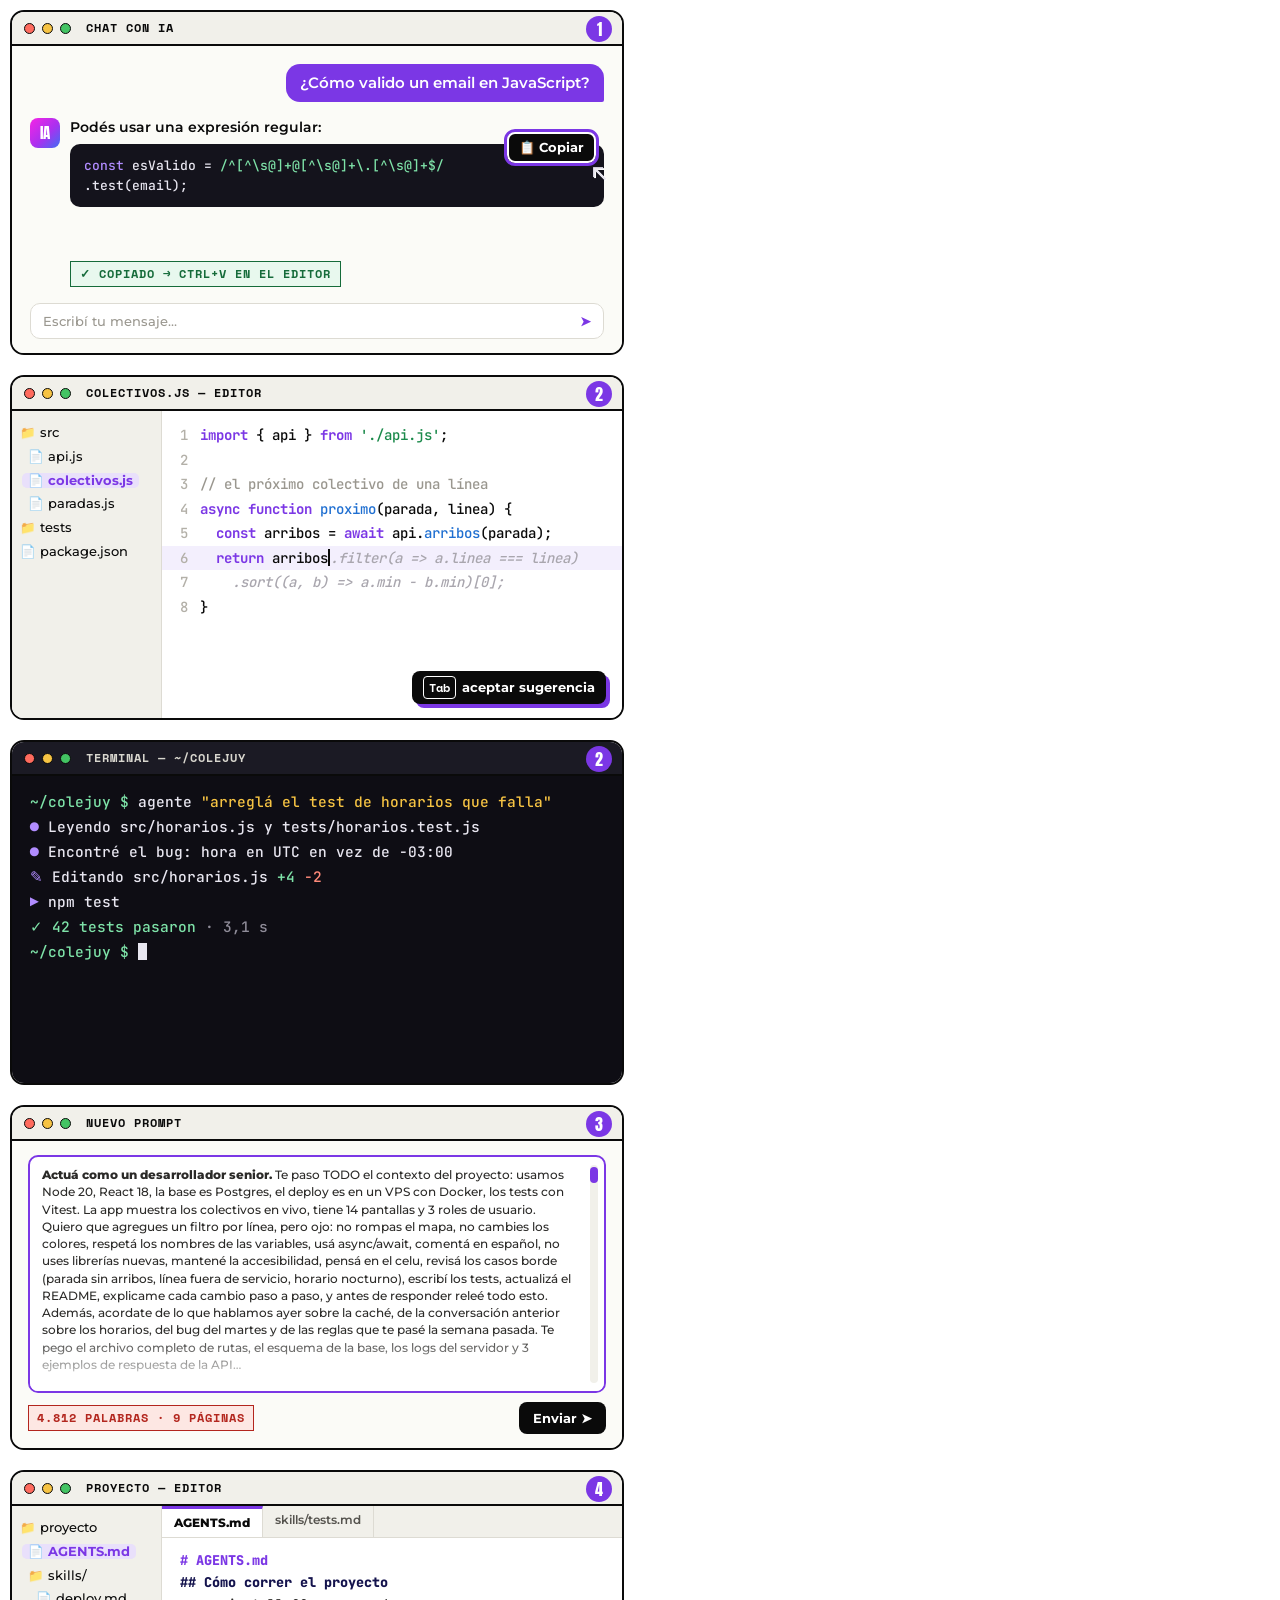
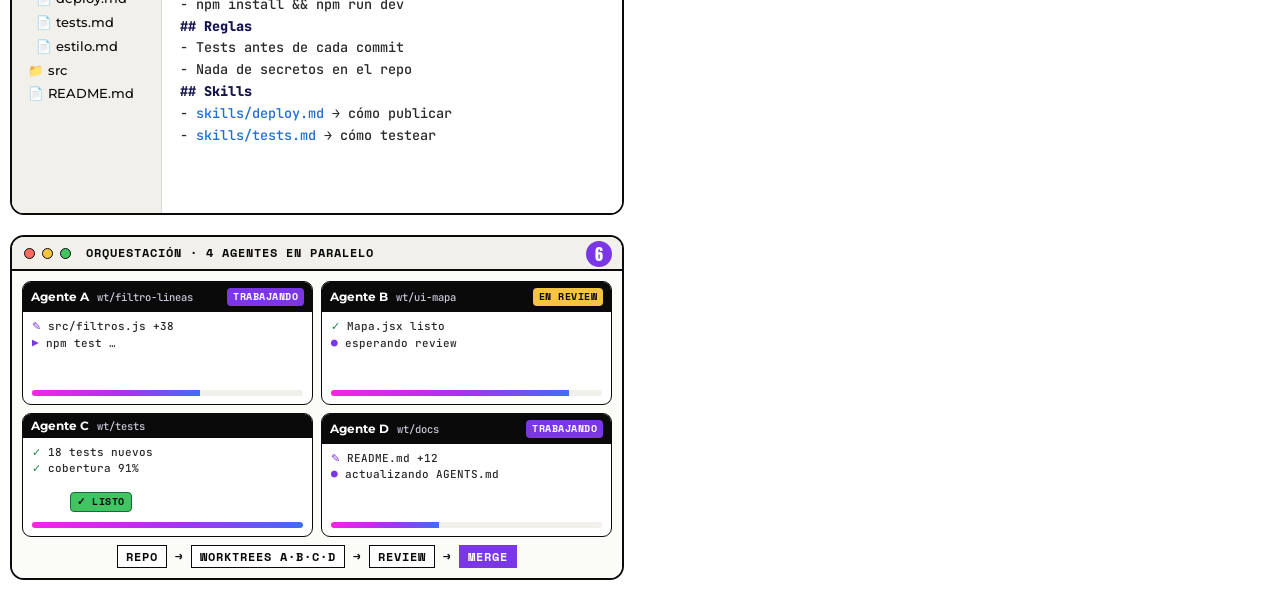
<file: assets/capturas/src/06-mockups.html>
<!doctype html><html lang="es-AR"><head><meta charset="utf-8">
<!-- Mockups genéricos de la slide 6 "Las pantallas compartidas". Render: python3 tools/render_capturas.py -->
<style>
@font-face{font-family:Anton;src:url(../../../fonts/Anton.ttf)}
@font-face{font-family:Montserrat;src:url(../../../fonts/Montserrat.ttf);font-weight:100 900}
@font-face{font-family:"Space Mono";src:url(../../../fonts/SpaceMono-Bold.ttf);font-weight:700}
@font-face{font-family:JBM;src:url(../../../fonts/JetBrainsMono.ttf);font-weight:100 900}
:root{--ink:#0a0a0a;--paper:#fbfbf7;--sunk:#f1f0ea;--line:#dddbd3;--violet:#7b37e5;--vs:#b18cff;--muted:#55534e;--navy:#14134d}
*{box-sizing:border-box;margin:0;padding:0}
body{background:transparent;font-family:Montserrat,sans-serif;color:var(--ink);padding:10px;display:flex;flex-direction:column;gap:20px}
.win{position:relative;width:614px;height:345px;border:2px solid var(--ink);border-radius:14px;background:#fff;overflow:hidden;display:flex;flex-direction:column}
.bar{height:34px;flex:none;display:flex;align-items:center;gap:7px;padding:0 12px;background:var(--sunk);border-bottom:2px solid var(--ink);font:700 12px/1 "Space Mono";letter-spacing:1px;text-transform:uppercase}
.bar i{width:11px;height:11px;border-radius:50%;border:1.5px solid var(--ink);background:#fff}.bar i:nth-child(1){background:#ff6b5e}.bar i:nth-child(2){background:#f6c343}.bar i:nth-child(3){background:#43c463}
.bar span{margin-left:8px}
.n{position:absolute;right:10px;top:4px;width:26px;height:26px;border-radius:50%;background:var(--violet);color:#fff;font:400 16px/26px Anton;text-align:center;z-index:5}
.body{flex:1;position:relative;overflow:hidden}
code,.mono{font-family:JBM,monospace}
*{font-variant-ligatures:none;font-feature-settings:"liga" 0,"calt" 0}
/* 1 chat */
.chat{padding:18px 18px 14px;display:flex;flex-direction:column;gap:16px;background:var(--paper)}
.u{align-self:flex-end;background:var(--violet);color:#fff;font:600 15px/1.3 Montserrat;padding:9px 14px;border-radius:14px 14px 2px 14px;max-width:70%}
.ai{display:flex;gap:10px;align-items:flex-start}
.av{flex:none;width:30px;height:30px;border-radius:8px;background:linear-gradient(135deg,#f624e5,#aa31ef 55%,#3f6df4);color:#fff;font:400 15px/30px Anton;text-align:center}
.ai .t{font:600 14px/1.35 Montserrat;flex:1}
.cb{position:relative;margin-top:8px;background:#14131c;color:#e8e6f0;border-radius:10px;padding:12px 14px;font:500 13px/1.5 JBM}
.cb .k{color:var(--vs)}.cb .s{color:#7ee2a8}
.copy{position:absolute;right:8px;top:-12px;background:var(--ink);color:#fff;border:2px solid #fff;outline:3px solid var(--violet);font:700 13px/1 Montserrat;padding:7px 10px;border-radius:8px}
.cur{position:absolute;right:-2px;top:12px;font-size:24px;filter:drop-shadow(1px 1px 0 #fff)}
.inp{margin-top:auto;border:1.5px solid var(--line);background:#fff;border-radius:10px;padding:9px 12px;font:500 13px Montserrat;color:#9a978f;display:flex;justify-content:space-between}
.inp b{color:var(--violet)}
.ok{position:absolute;left:58px;bottom:66px;background:#e8f8ee;color:#156b3a;border:1.5px solid #156b3a;font:700 12px/1 "Space Mono";padding:6px 9px;letter-spacing:1px}
/* 2 editor */
.ed{display:flex;background:#fff}
.side{width:150px;flex:none;background:var(--sunk);border-right:1.5px solid var(--line);padding:10px 8px;font:500 12.5px/1.9 Montserrat}
.side .sel{background:#e9e0fb;color:var(--violet);font-weight:700;border-radius:5px;padding:0 6px;margin:0 -6px}
.code{flex:1;padding:12px 0;font:500 14px/1.75 JBM;white-space:pre}
.code .l{display:flex}.code .g{width:38px;text-align:right;padding-right:12px;color:#b3b0a8;flex:none}
.k2{color:var(--violet);font-weight:700}.f{color:#1f6fd1}.str{color:#1b8a4b}.cm{color:#9a978f}
.ghost{color:#a9a6ae;font-style:italic}
.curl{background:#f3effd}
.caret{display:inline-block;width:2px;height:17px;background:var(--ink);vertical-align:-3px}
.tab{position:absolute;right:16px;bottom:14px;background:var(--ink);color:#fff;font:700 13px/1 Montserrat;padding:8px 11px;border-radius:8px;box-shadow:4px 4px 0 var(--violet)}
.tab kbd{font:700 12px "Space Mono";border:1.5px solid #fff;border-radius:4px;padding:2px 5px;margin-right:6px}
/* 3 terminal */
.term .bar{background:#1b1a24;color:#d8d6ce;border-bottom:2px solid var(--ink)}
.term .body{background:#0e0d14;color:#e8e6f0;padding:14px 18px;font:500 14.5px/1.72 JBM}
.term .p{color:#7ee2a8}.term .v{color:var(--vs)}.term .y{color:#f6c343}.term .d{color:#8f8c99}
.blk{display:inline-block;width:9px;height:17px;background:#e8e6f0;vertical-align:-3px}
/* 4 prompt */
.pr{background:var(--paper);padding:14px 16px;display:flex;flex-direction:column;gap:9px}
.ta{position:relative;flex:1;border:2px solid var(--violet);border-radius:10px;background:#fff;padding:10px 26px 10px 12px;font:500 11.5px/1.5 Montserrat;color:#2b2a28;overflow:hidden}
.ta b{font-weight:800}
.ta:after{content:"";position:absolute;left:0;right:0;bottom:0;height:60px;background:linear-gradient(transparent,#fff)}
.sb{position:absolute;right:6px;top:8px;bottom:8px;width:8px;border-radius:4px;background:var(--sunk);z-index:2}.sb i{position:absolute;left:0;right:0;top:2px;height:16px;border-radius:4px;background:var(--violet)}
.prf{display:flex;justify-content:space-between;align-items:center;font:700 12px/1 "Space Mono";letter-spacing:1px;color:var(--muted)}
.prf .w{background:#fde7e3;color:#b3261e;border:1.5px solid #b3261e;padding:6px 8px}
.send{background:var(--ink);color:#fff;font:700 13px Montserrat;padding:8px 14px;border-radius:8px;letter-spacing:0}
/* 5 agents.md */
.md{flex:1;padding:12px 18px;font:500 13.5px/1.62 JBM;white-space:pre;background:#fff}
.md .h{color:var(--violet);font-weight:800}.md .h2{color:var(--navy);font-weight:800}.md .li{color:#2b2a28}.md .a{color:#1f6fd1}
.tabs{display:flex;background:var(--sunk);border-bottom:1.5px solid var(--line);font:600 12px/1 Montserrat}
.tabs span{padding:8px 12px;border-right:1.5px solid var(--line);color:var(--muted)}.tabs .on{background:#fff;color:var(--ink);font-weight:800;border-top:3px solid var(--violet)}
/* 6 paralelo */
.par .body{background:var(--paper);padding:10px;display:grid;grid-template-columns:1fr 1fr;grid-template-rows:1fr 1fr auto;gap:8px}
.ag{border:1.5px solid var(--ink);border-radius:9px;background:#fff;overflow:hidden;display:flex;flex-direction:column}
.ag .hd{display:flex;align-items:center;gap:6px;padding:6px 8px;background:var(--ink);color:#fff;font:700 12px/1 Montserrat}
.ag .hd em{font:500 10.5px/1 JBM;font-style:normal;color:#c9c6d6;margin-left:2px}
.ag .st{margin-left:auto;font:700 10px/1 "Space Mono";letter-spacing:.5px;padding:4px 6px;border-radius:4px;background:var(--violet)}
.ag .st.r{background:#f6c343;color:var(--ink)}.ag .st.ok{background:#43c463;color:var(--ink)}
.ag .lg{flex:1;padding:6px 9px;font:500 11px/1.5 JBM;color:#2b2a28}
.ag .lg .p{color:#1b8a4b}.ag .lg .v{color:var(--violet)}
.pg{height:6px;margin:0 9px 8px;border-radius:3px;background:var(--sunk);overflow:hidden}.pg i{display:block;height:100%;background:linear-gradient(90deg,#f624e5,#aa31ef 55%,#3f6df4)}
.flow{grid-column:1/3;display:flex;align-items:center;justify-content:center;gap:8px;font:700 11.5px/1 "Space Mono";letter-spacing:1px;text-transform:uppercase}
.flow span{border:1.5px solid var(--ink);padding:5px 8px;background:#fff}.flow .m{background:var(--violet);border-color:var(--violet);color:#fff}
</style></head><body>

<div class="win" id="m1"><div class="bar"><i></i><i></i><i></i><span>Chat con IA</span></div><div class="n">1</div>
 <div class="body chat">
  <div class="u">¿Cómo valido un email en JavaScript?</div>
  <div class="ai"><div class="av">IA</div><div class="t">Podés usar una expresión regular:
   <div class="cb"><span class="k">const</span> esValido = <span class="s">/^[^\s@]+@[^\s@]+\.[^\s@]+$/</span><br>  .test(email);<div class="copy">📋 Copiar</div><div class="cur">↖</div></div></div></div>
  <div class="inp"><span>Escribí tu mensaje…</span><b>➤</b></div>
 </div><div class="ok">✓ COPIADO → CTRL+V EN EL EDITOR</div></div>

<div class="win" id="m2"><div class="bar"><i></i><i></i><i></i><span>colectivos.js — editor</span></div><div class="n">2</div>
 <div class="body ed">
  <div class="side">📁 src<br>&nbsp;&nbsp;📄 api.js<br>&nbsp;&nbsp;<span class="sel">📄 colectivos.js</span><br>&nbsp;&nbsp;📄 paradas.js<br>📁 tests<br>📄 package.json</div>
  <div class="code"><div class="l"><span class="g">1</span><span><span class="k2">import</span> { api } <span class="k2">from</span> <span class="str">'./api.js'</span>;</span></div><div class="l"><span class="g">2</span><span></span></div><div class="l"><span class="g">3</span><span class="cm">// el próximo colectivo de una línea</span></div><div class="l"><span class="g">4</span><span><span class="k2">async function</span> <span class="f">proximo</span>(parada, linea) {</span></div><div class="l"><span class="g">5</span><span>  <span class="k2">const</span> arribos = <span class="k2">await</span> api.<span class="f">arribos</span>(parada);</span></div><div class="l curl"><span class="g">6</span><span>  <span class="k2">return</span> arribos<span class="caret"></span><span class="ghost">.filter(a =&gt; a.linea === linea)</span></span></div><div class="l"><span class="g">7</span><span class="ghost">    .sort((a, b) =&gt; a.min - b.min)[0];</span></div><div class="l"><span class="g">8</span><span>}</span></div></div>
 </div><div class="tab"><kbd>Tab</kbd>aceptar sugerencia</div></div>

<div class="win term" id="m3"><div class="bar"><i></i><i></i><i></i><span>terminal — ~/colejuy</span></div><div class="n">2</div>
 <div class="body"><span class="p">~/colejuy $</span> agente <span class="y">"arreglá el test de horarios que falla"</span><br><span class="v">●</span> Leyendo src/horarios.js y tests/horarios.test.js<br><span class="v">●</span> Encontré el bug: hora en UTC en vez de −03:00<br><span class="v">✎</span> Editando src/horarios.js <span class="p">+4</span> <span style="color:#ff8a7a">−2</span><br><span class="v">▶</span> npm test<br><span class="p">✓ 42 tests pasaron</span> <span class="d">· 3,1 s</span><br><span class="p">~/colejuy $</span> <span class="blk"></span></div></div>

<div class="win" id="m4"><div class="bar"><i></i><i></i><i></i><span>Nuevo prompt</span></div><div class="n">3</div>
 <div class="body pr">
  <div class="ta"><div class="sb"><i></i></div><b>Actuá como un desarrollador senior.</b> Te paso TODO el contexto del proyecto: usamos Node 20, React 18, la base es Postgres, el deploy es en un VPS con Docker, los tests con Vitest. La app muestra los colectivos en vivo, tiene 14 pantallas y 3 roles de usuario. Quiero que agregues un filtro por línea, pero ojo: no rompas el mapa, no cambies los colores, respetá los nombres de las variables, usá async/await, comentá en español, no uses librerías nuevas, mantené la accesibilidad, pensá en el celu, revisá los casos borde (parada sin arribos, línea fuera de servicio, horario nocturno), escribí los tests, actualizá el README, explicame cada cambio paso a paso, y antes de responder releé todo esto. Además, acordate de lo que hablamos ayer sobre la caché, de la conversación anterior sobre los horarios, del bug del martes y de las reglas que te pasé la semana pasada. Te pego el archivo completo de rutas, el esquema de la base, los logs del servidor y 3 ejemplos de respuesta de la API…</div>
  <div class="prf"><span class="w">4.812 PALABRAS · 9 PÁGINAS</span><span class="send">Enviar ➤</span></div>
 </div></div>

<div class="win" id="m5"><div class="bar"><i></i><i></i><i></i><span>proyecto — editor</span></div><div class="n">4</div>
 <div class="body ed">
  <div class="side">📁 proyecto<br>&nbsp;&nbsp;<span class="sel">📄 AGENTS.md</span><br>&nbsp;&nbsp;📁 skills/<br>&nbsp;&nbsp;&nbsp;&nbsp;📄 deploy.md<br>&nbsp;&nbsp;&nbsp;&nbsp;📄 tests.md<br>&nbsp;&nbsp;&nbsp;&nbsp;📄 estilo.md<br>&nbsp;&nbsp;📁 src<br>&nbsp;&nbsp;📄 README.md</div>
  <div style="flex:1;display:flex;flex-direction:column"><div class="tabs"><span class="on">AGENTS.md</span><span>skills/tests.md</span></div>
  <div class="md"><span class="h"># AGENTS.md</span>
<span class="h2">## Cómo correr el proyecto</span>
<span class="li">- npm install &amp;&amp; npm run dev</span>
<span class="h2">## Reglas</span>
<span class="li">- Tests antes de cada commit</span>
<span class="li">- Nada de secretos en el repo</span>
<span class="h2">## Skills</span>
<span class="li">- <span class="a">skills/deploy.md</span> → cómo publicar</span>
<span class="li">- <span class="a">skills/tests.md</span> → cómo testear</span></div></div>
 </div></div>

<div class="win par" id="m6"><div class="bar"><i></i><i></i><i></i><span>Orquestación · 4 agentes en paralelo</span></div><div class="n">6</div>
 <div class="body">
  <div class="ag"><div class="hd">Agente A <em>wt/filtro-lineas</em><span class="st">TRABAJANDO</span></div><div class="lg"><span class="v">✎</span> src/filtros.js +38<br><span class="v">▶</span> npm test …</div><div class="pg"><i style="width:62%"></i></div></div>
  <div class="ag"><div class="hd">Agente B <em>wt/ui-mapa</em><span class="st r">EN REVIEW</span></div><div class="lg"><span class="p">✓</span> Mapa.jsx listo<br><span class="v">●</span> esperando review</div><div class="pg"><i style="width:88%"></i></div></div>
  <div class="ag"><div class="hd">Agente C <em>wt/tests</em><span class="st ok">✓ LISTO</span></div><div class="lg"><span class="p">✓</span> 18 tests nuevos<br><span class="p">✓</span> cobertura 91%</div><div class="pg"><i style="width:100%"></i></div></div>
  <div class="ag"><div class="hd">Agente D <em>wt/docs</em><span class="st">TRABAJANDO</span></div><div class="lg"><span class="v">✎</span> README.md +12<br><span class="v">●</span> actualizando AGENTS.md</div><div class="pg"><i style="width:40%"></i></div></div>
  <div class="flow"><span>repo</span>→<span>worktrees A·B·C·D</span>→<span>review</span>→<span class="m">merge</span></div>
 </div></div>
</body></html>
</file>
